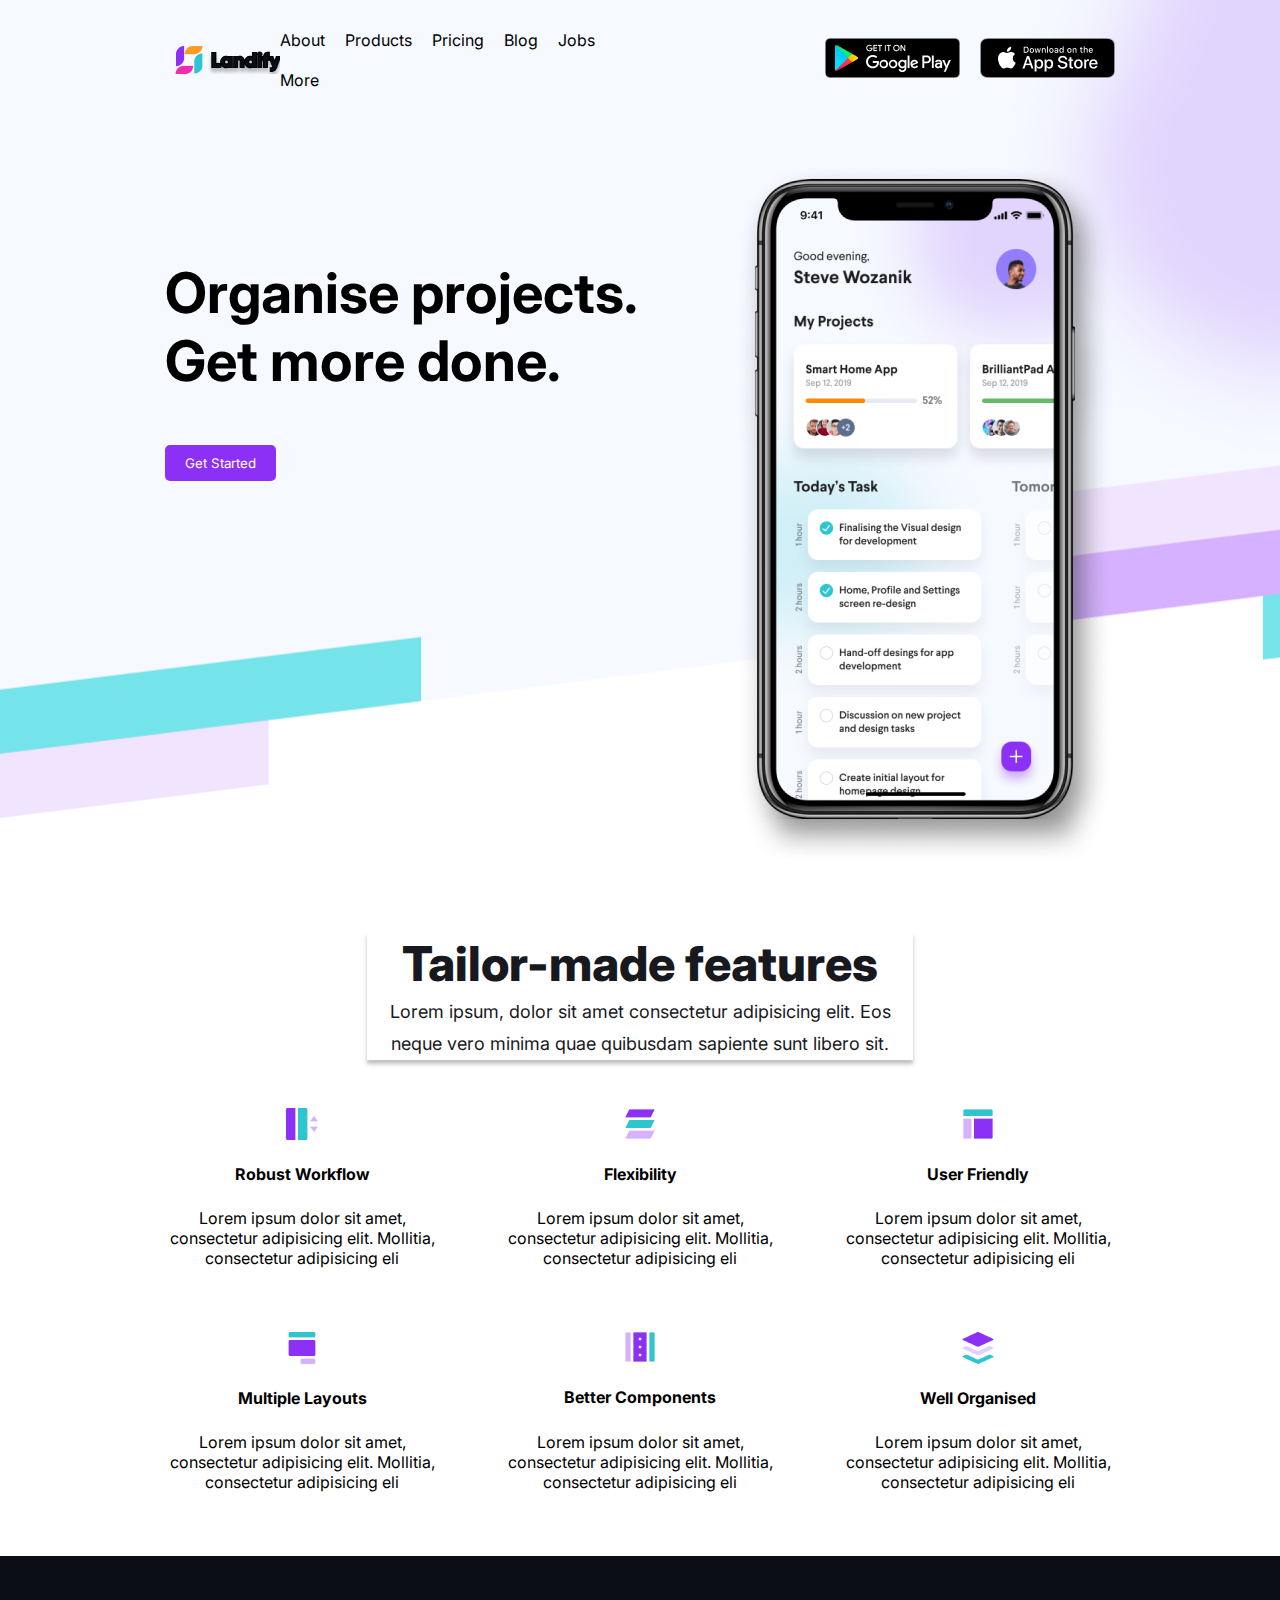
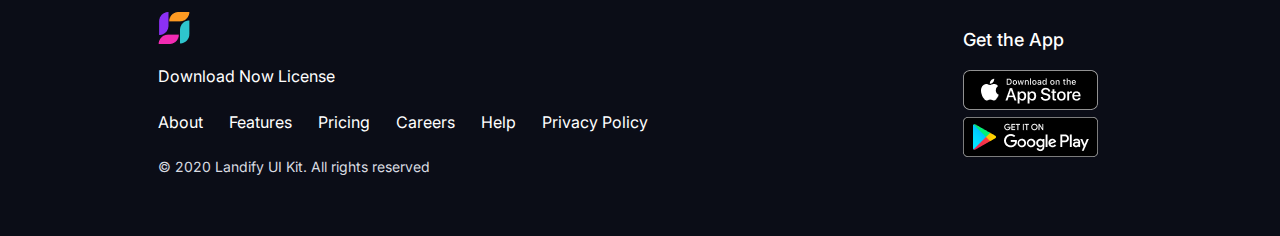
<file: index.html>
<!DOCTYPE html>
<html lang="en">
  <head>
    <meta charset="UTF-8" />
    <meta name="viewport" content="width=device-width, initial-scale=1.0" />
    <title>Landify</title>
    <link rel="stylesheet" href="style.css" />
    <link rel="preconnect" href="https://fonts.googleapis.com" />
    <link rel="preconnect" href="https://fonts.gstatic.com" crossorigin />
    <link
      href="https://fonts.googleapis.com/css2?family=Inter:wght@400;500;600;700;800&display=swap"
      rel="stylesheet"
    />
  </head>

  <body>
    <div class="hero">
      <div class="HeroHeader">
        <div class="HeroHeaderLeftNav">
          <img src="images/HeroImages/Darklogo.png" alt="" />

          <ul>
            <li><a href="#">About</a></li>
            <li><a href="#">Products</a></li>
            <li><a href="#">Pricing</a></li>
            <li><a href="#">Blog</a></li>
            <li><a href="#">Jobs</a></li>
            <li>
              <a href="#">More</a>
              <i class="fa-solid fa-chevron-down"></i>
            </li>
          </ul>
        </div>
        <div class="HeroHeaderRightNav">
          <div class="dowlandandriod">
            <img src="images/GooglePlayBadge.png" alt="GooglePlay" />
          </div>
          <div class="dowlandiphone">
            <img src="images/AppStoreBadge.png" alt="AppleStore" />
          </div>
        </div>
      </div>
      <div class="HeroContainer">
        <div class="HeroContent">
          <h1>Organise projects.</h1>
          <h1>Get more done.</h1>
          <button>Get Started</button>
        </div>
        <div class="phonemockup">
          <img src="images/HeroImages/PhoneMockup.png" alt="" />
        </div>
      </div>
    </div>
    <div class="feature">
      <div class="featureHeading">
        <h1>Tailor-made features</h1>
        <p>
          Lorem ipsum, dolor sit amet consectetur adipisicing elit. Eos neque
          vero minima quae quibusdam sapiente sunt libero sit.
        </p>
      </div>
      <div class="featureListAll">
        <div class="featurelist">
          <img src="images/01.png" alt="Robust workflow" />
          <h4>Robust Workflow</h4>
          <p>
            Lorem ipsum dolor sit amet, consectetur adipisicing elit. Mollitia,
            consectetur adipisicing eli
          </p>
        </div>
        <div class="featurelist">
          <img src="images/02.png" alt="Flexibility" />
          <h4>Flexibility</h4>
          <p>
            Lorem ipsum dolor sit amet, consectetur adipisicing elit. Mollitia,
            consectetur adipisicing eli
          </p>
        </div>
        <div class="featurelist">
          <img src="images/03.png" alt="User Friendly" />
          <h4>User Friendly</h4>
          <p>
            Lorem ipsum dolor sit amet, consectetur adipisicing elit. Mollitia,
            consectetur adipisicing eli
          </p>
        </div>
        <div class="featurelist">
          <img src="images/04.png" alt="Multiple Layouts" />
          <h4>Multiple Layouts</h4>
          <p>
            Lorem ipsum dolor sit amet, consectetur adipisicing elit. Mollitia,
            consectetur adipisicing eli
          </p>
        </div>
        <div class="featurelist">
          <img src="images/05.png" alt="Better Components" />
          <h4>Better Components</h4>
          <p>
            Lorem ipsum dolor sit amet, consectetur adipisicing elit. Mollitia,
            consectetur adipisicing eli
          </p>
        </div>
        <div class="featurelist">
          <img src="images/06.png" alt="Well Organised" />
          <h4>Well Organised</h4>
          <p>
            Lorem ipsum dolor sit amet, consectetur adipisicing elit. Mollitia,
            consectetur adipisicing eli
          </p>
        </div>
      </div>
    </div>
    <footer>
      <div class="footerBox">
        <div class="leftSection">
          <img src="images/Logo.png" alt="" />
          <div class="linksRow">
            <a href="#">Download Now</a>
            <a href="#">License</a>
          </div>
          <div class="linksRow2">
            <ul>
              <li><a href="#">About</a></li>
              <li><a href="#">Features</a></li>
              <li><a href="#">Pricing</a></li>
              <li><a href="#">Careers</a></li>
              <li><a href="#">Help</a></li>
              <li><a href="#">Privacy Policy</a></li>
            </ul>
          </div>
          <p>© 2020 Landify UI Kit. All rights reserved</p>
        </div>
        <div class="rightSection">
          <p>Get the App</p>
          <img src="images/AppStoreBadge.png" alt="Apple Store" />
          <img src="images/GooglePlayBadge.png" alt="Google Play" />
        </div>
      </div>
    </footer>
  </body>
</html>
</file>
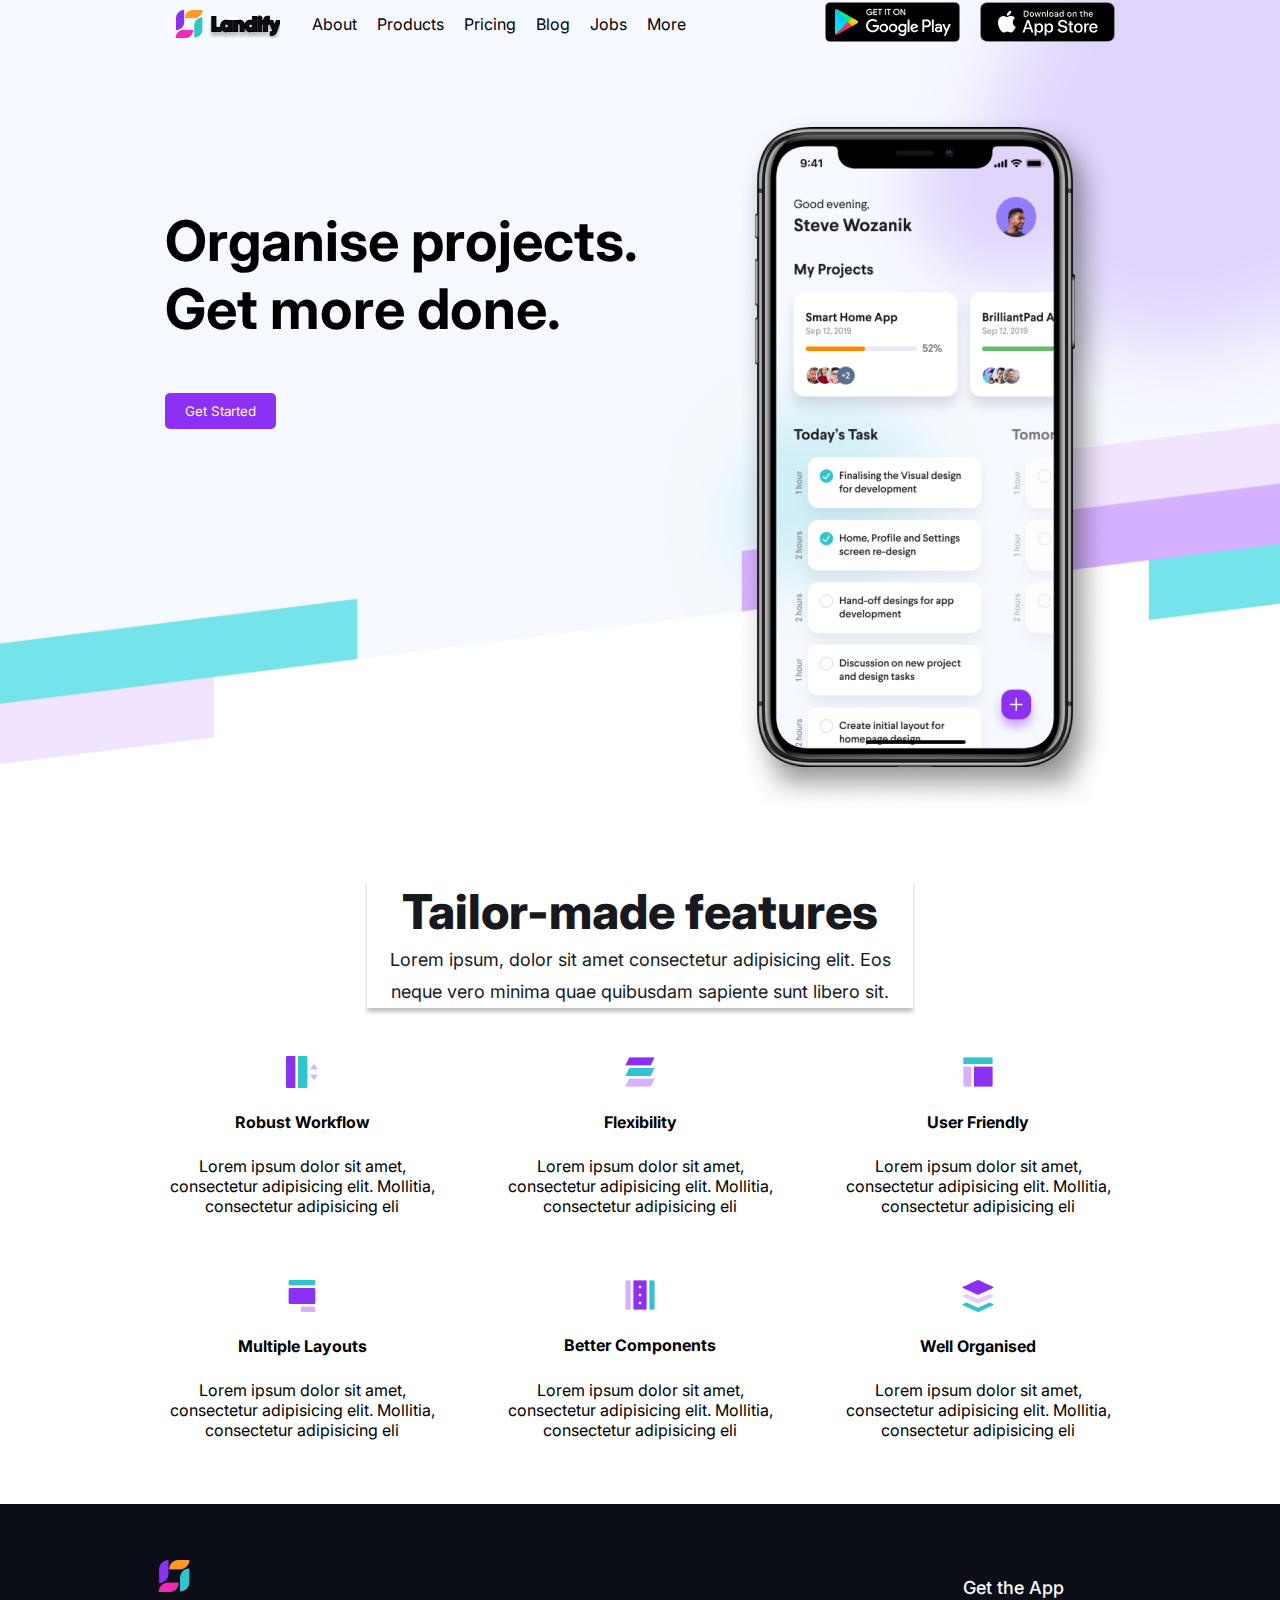
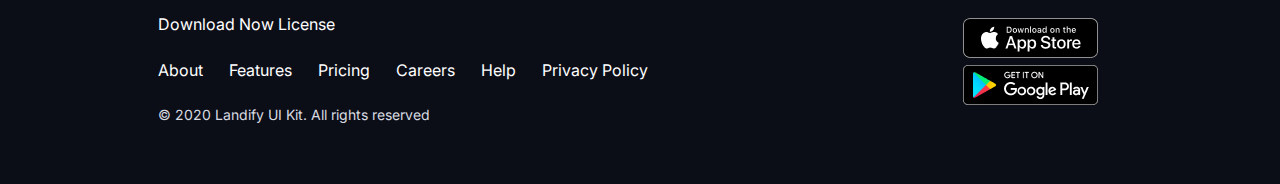
<file: L-21/index.html>
<!DOCTYPE html>
<html lang="en">
  <head>
    <meta charset="UTF-8" />
    <meta name="viewport" content="width=device-width, initial-scale=1.0" />
    <title>Landify</title>
    <link rel="stylesheet" href="style.css" />
    <link rel="preconnect" href="https://fonts.googleapis.com" />
    <link rel="preconnect" href="https://fonts.gstatic.com" crossorigin />
    <link
      href="https://fonts.googleapis.com/css2?family=Inter:wght@400;500;600;700;800&display=swap"
      rel="stylesheet"
    />
  </head>

  <body>
    <div class="heroBg">
      <div class="hero">
        <div class="HeroHeader">
          <div class="HeroHeaderLeftNav">
            <img src="images/HeroImages/Darklogo.png" alt="" />
  
            <ul>
              <li><a href="#">About</a></li>
              <li><a href="#">Products</a></li>
              <li><a href="#">Pricing</a></li>
              <li><a href="#">Blog</a></li>
              <li><a href="#">Jobs</a></li>
              <li>
                <a href="#">More</a>
                <i class="fa-solid fa-chevron-down"></i>
              </li>
            </ul>
          </div>
          <div class="HeroHeaderRightNav">
            <div class="dowlandandriod">
              <img src="images/GooglePlayBadge.png" alt="GooglePlay" />
            </div>
            <div class="dowlandiphone">
              <img src="images/AppStoreBadge.png" alt="AppleStore" />
            </div>
          </div>
        </div>
        <div class="HeroContainer">
          <div class="HeroContent">
            <h1>
              Organise projects. <br />
              Get more done.
            </h1>
  
            <button>Get Started</button>
          </div>
          <div class="phonemockup">
            <img src="images/HeroImages/PhoneMockup.png" alt="" />
          </div>
        </div>
      </div>
    </div>
    <div class="feature">
      <div class="featureHeading">
        <h1>Tailor-made features</h1>
        <p>
          Lorem ipsum, dolor sit amet consectetur adipisicing elit. Eos neque
          vero minima quae quibusdam sapiente sunt libero sit.
        </p>
      </div>
      <div class="featureListAll">
        <div class="featurelist">
          <img src="images/01.png" alt="Robust workflow" />
          <h4>Robust Workflow</h4>
          <p>
            Lorem ipsum dolor sit amet, consectetur adipisicing elit. Mollitia,
            consectetur adipisicing eli
          </p>
        </div>
        <div class="featurelist">
          <img src="images/02.png" alt="Flexibility" />
          <h4>Flexibility</h4>
          <p>
            Lorem ipsum dolor sit amet, consectetur adipisicing elit. Mollitia,
            consectetur adipisicing eli
          </p>
        </div>
        <div class="featurelist">
          <img src="images/03.png" alt="User Friendly" />
          <h4>User Friendly</h4>
          <p>
            Lorem ipsum dolor sit amet, consectetur adipisicing elit. Mollitia,
            consectetur adipisicing eli
          </p>
        </div>
        <div class="featurelist">
          <img src="images/04.png" alt="Multiple Layouts" />
          <h4>Multiple Layouts</h4>
          <p>
            Lorem ipsum dolor sit amet, consectetur adipisicing elit. Mollitia,
            consectetur adipisicing eli
          </p>
        </div>
        <div class="featurelist">
          <img src="images/05.png" alt="Better Components" />
          <h4>Better Components</h4>
          <p>
            Lorem ipsum dolor sit amet, consectetur adipisicing elit. Mollitia,
            consectetur adipisicing eli
          </p>
        </div>
        <div class="featurelist">
          <img src="images/06.png" alt="Well Organised" />
          <h4>Well Organised</h4>
          <p>
            Lorem ipsum dolor sit amet, consectetur adipisicing elit. Mollitia,
            consectetur adipisicing eli
          </p>
        </div>
      </div>
    </div>
    <footer>
      <div class="footerBox">
        <div class="leftSection">
          <img src="images/Logo.png" alt="" />
          <div class="linksRow">
            <a href="#">Download Now</a>
            <a href="#">License</a>
          </div>
          <div class="linksRow2">
            <ul>
              <li><a href="#">About</a></li>
              <li><a href="#">Features</a></li>
              <li><a href="#">Pricing</a></li>
              <li><a href="#">Careers</a></li>
              <li><a href="#">Help</a></li>
              <li><a href="#">Privacy Policy</a></li>
            </ul>
          </div>
          <p>© 2020 Landify UI Kit. All rights reserved</p>
        </div>
        <div class="rightSection">
          <p>Get the App</p>
          <img src="images/AppStoreBadge.png" alt="Apple Store" />
          <img src="images/GooglePlayBadge.png" alt="Google Play" />
        </div>
      </div>
    </footer>
  </body>
</html>
</file>
<file: style.css>
* {
  margin: 0;
  padding: 0;
  box-sizing: border-box;
  font-family: "Inter", sans-serif;
}

li {
  list-style-type: none;
}

a {
  color: inherit;
  text-decoration: none;
}

/* Hero Section */
.hero {
  max-width: 1440px;
  margin: 0 auto;
  background-image: url("images/HeroImages/Background.png");
  background-size: cover;
}

.HeroHeader {
  display: grid;
  grid-template-columns: repeat(2, 1fr);
  align-items: center;
  padding-top: 20px;
  margin: 0 165px 64px 165px;
}

.HeroHeaderLeftNav {
  display: flex;
  justify-content: space-between;
  align-items: center;
  padding: 10px 10px;
}

.HeroHeaderLeftNav ul {
  display: flex;
  flex-wrap: wrap;
  gap: 20px;
  list-style: none;
}

.HeroHeaderLeftNav li a {
  text-decoration: none;
}

.HeroHeaderRightNav {
  display: flex;
  flex-wrap: wrap;
  justify-content: flex-end;
  gap: 20px;
}

.HeroContainer {
  display: flex;
  flex-wrap: wrap;
  justify-content: space-between;
  margin: 0 165px 64px 165px;
}

.HeroContent {
  margin-top: 10%;
}

.HeroContainer h1 {
  display: flex;
  font-size: 56px;
  font-weight: bold;
}

.HeroContent button {
  background-color: #8c30f5;
  padding: 10px 20px;
  border-radius: 5px;
  margin-top: 50px;
  color: white;
  border: none;
}

/* Feature Section */
.feature {
  max-width: 1440px;
  display: flex;
  flex-direction: column;
  align-items: center;
  justify-content: center;
  text-align: center;
  width: auto;
  background-color: #ffffff;
  gap: 48px;
  margin: 64px 165px 64px 165px;
}

.featureHeading p {
  line-height: 32px;
  font-size: 18px;
}

.featureHeading h1 {
  line-height: 64px;
  font-size: 48px;
  font-weight: 800;
}

.featureHeading {
  text-align: center;
  color: #18191f;
  width: 546px;
  box-shadow: 0 4px 4px 0 #00000040;
}

.featureListAll {
  display: grid;
  grid-template-columns: repeat(auto-fit, minmax(250px, 1fr));
  gap: 64px;
  width: 100%;
}

.featurelist {
  display: grid;
  place-items: center;
  gap: 24px;
}

footer {
  background-color: #0b0d17;
  max-width: 1440px;
}

.footerBox {
  display: flex;
  align-items: center;
  justify-content: space-around;
  margin: 64px 165px 64px 165px;
  background-color: #0b0d17;
  color: #ffffff;
  line-height: 26px;
  font-size: 16px;
  height: 280px;
  margin: 0 auto;
}

.leftSection {
  display: flex;
  flex-direction: column;
  justify-content: space-between;
  width: auto;
  height: 168px;
  top: 56px;
  left: 165px;
}

.linksRow {
  font-weight: 400;
}

footer .leftSection img {
  width: 32px;
  height: 32px;
}

.linksRow2 ul {
  display: flex;
  gap: 26px;
  line-height: 26px;
  font-weight: 400;
}

.leftSection p {
  color: #d9dbe1;
  font-size: 14px;
  font-weight: 400;
}

.rightSection {
  width: 160px;
  height: 140px;
  top: 56px;
  left: 1115px;
  gap: 16px;
}

.rightSection p {
  font-weight: 500;
  font-size: 18px;
  line-height: 28px;
  margin-bottom: 16px;
}
@media (max-width: 600px) {
  .HeroHeader {

  }
}
</file>
<file: L-21/style.css>
* {
  margin: 0;
  padding: 0;
  box-sizing: border-box;
  font-family: "Inter", sans-serif;
}

li {
  list-style-type: none;
}

a {
  color: inherit;
  text-decoration: none;
}

/* Hero Section */

.heroBg {
  width: auto;
  background-position: center;
  background-image: url("images/HeroImages/Background.png");
  background-size: cover;
}
.hero {
  margin: 0 auto;
  max-width: 1440px;
}

.HeroHeader {
  /* display: grid;
  grid-template-columns: repeat(2, 1fr);
  align-items: center; */
  display: flex;
  justify-content: space-between;
  flex-wrap: wrap;
  align-items: center;
  margin: 0 165px 64px 165px;
}

.HeroHeaderLeftNav {
  display: flex;
  justify-content: space-between;
  align-items: center;
  padding: 10px 10px;
}

.HeroHeaderLeftNav ul {
  display: flex;
  flex-wrap: wrap;
  gap: 20px;
  list-style: none;
  margin-left: 32px;
}

.HeroHeaderLeftNav li a {
  text-decoration: none;
}

.HeroHeaderRightNav {
  display: flex;
  flex-wrap: wrap;
  justify-content: flex-end;
  gap: 20px;
}

.HeroContainer {
  display: flex;
  flex-wrap: wrap;
  justify-content: space-between;
  margin: 0 165px 64px 165px;
}

.HeroContent {
  margin-top: 10%;
}

.HeroContainer h1 {
  display: flex;
  font-size: 56px;
  font-weight: bold;
}

.HeroContent button {
  background-color: #8c30f5;
  padding: 10px 20px;
  border-radius: 5px;
  margin-top: 50px;
  color: white;
  border: none;
}

/* Feature Section */
.feature {
  max-width: 1440px;
  display: flex;
  flex-direction: column;
  align-items: center;
  justify-content: center;
  text-align: center;
  width: auto;
  background-color: #ffffff;
  gap: 48px;
  margin: 64px 165px 64px 165px;
}

.featureHeading p {
  line-height: 32px;
  font-size: 18px;
}

.featureHeading h1 {
  line-height: 64px;
  font-size: 48px;
  font-weight: 800;
}

.featureHeading {
  text-align: center;
  color: #18191f;
  width: 546px;
  box-shadow: 0 4px 4px 0 #00000040;
}

.featureListAll {
  display: grid;
  grid-template-columns: repeat(auto-fit, minmax(250px, 1fr));
  gap: 64px;
  width: 100%;
}

.featurelist {
  display: grid;
  place-items: center;
  gap: 24px;
}

footer {
  background-color: #0b0d17;
  max-width: 1440px;
}

.footerBox {
  display: flex;
  align-items: center;
  justify-content: space-around;
  margin: 64px 165px 64px 165px;
  background-color: #0b0d17;
  color: #ffffff;
  line-height: 26px;
  font-size: 16px;
  height: 280px;
  margin: 0 auto;
}

.leftSection {
  display: flex;
  flex-direction: column;
  justify-content: space-between;
  width: auto;
  height: 168px;
  top: 56px;
  left: 165px;
}

.linksRow {
  font-weight: 400;
}

footer .leftSection img {
  width: 32px;
  height: 32px;
}

.linksRow2 ul {
  display: flex;
  gap: 26px;
  line-height: 26px;
  font-weight: 400;
}

.leftSection p {
  color: #d9dbe1;
  font-size: 14px;
  font-weight: 400;
}

.rightSection {
  width: 160px;
  height: 140px;
  top: 56px;
  left: 1115px;
  gap: 16px;
}

.rightSection p {
  font-weight: 500;
  font-size: 18px;
  line-height: 28px;
  margin-bottom: 16px;
}
@media (max-width: 600px) {
  .HeroHeader {

  }
}
</file>
